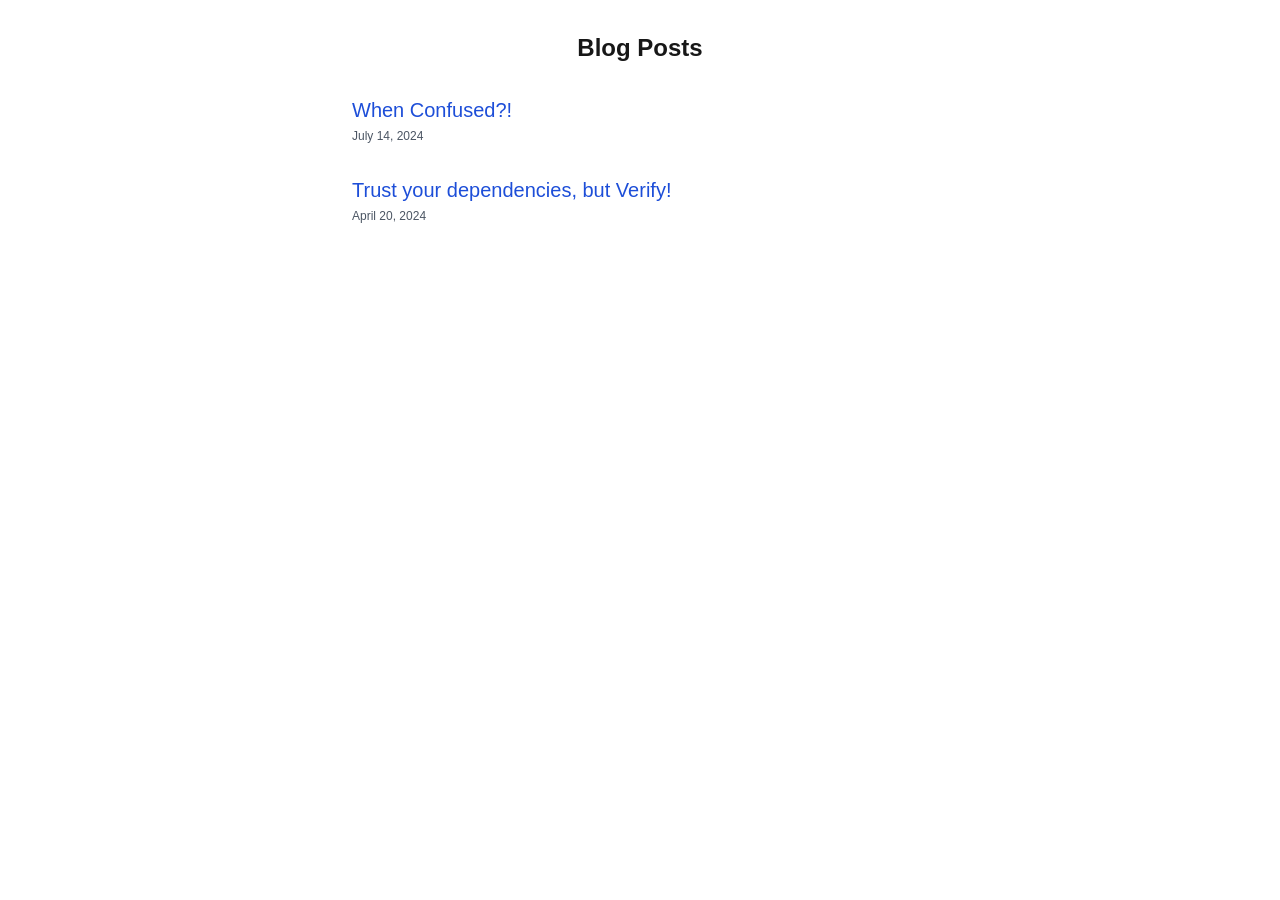
<file: index.html>
<!DOCTYPE html><html lang="en"><head><meta charSet="utf-8"/><meta name="viewport" content="width=device-width, initial-scale=1"/><link rel="stylesheet" href="/_next/static/css/c0c73e25285197d0.css" data-precedence="next"/><link rel="preload" as="script" fetchPriority="low" href="/_next/static/chunks/webpack-d9a4a9652bc05b48.js"/><script src="/_next/static/chunks/fd9d1056-aa94ea5c2eabf904.js" async=""></script><script src="/_next/static/chunks/117-cf4f55719eda9510.js" async=""></script><script src="/_next/static/chunks/main-app-1211b1bcca45d44d.js" async=""></script><script src="/_next/static/chunks/972-410cdd04c5bef13f.js" async=""></script><script src="/_next/static/chunks/app/page-ab0b19bcefe75104.js" async=""></script><title>Siddhant Tandon</title><meta name="description" content="JVM lover☕️❤️
Space Enthusiast 🚀
Amateur chef 👨🏽‍🍳"/><link rel="apple-touch-icon" href="/apple-touch-icon.png" sizes="180x180"/><link rel="icon" href="/favicon-16x16.png" type="image/png" sizes="16x16"/><link rel="icon" href="/favicon-32x32.png" type="image/png" sizes="32x32"/><script src="/_next/static/chunks/polyfills-42372ed130431b0a.js" noModule=""></script></head><body class="roboto-regular antialiased"><div class="mx-auto max-w-xl py-8"><h1 class="mb-8 text-center text-2xl font-black">Blog Posts</h1><div class="mb-8"><h2 class="mb-1 text-xl"><a class="text-blue-700 hover:text-blue-900 dark:text-blue-400" href="/posts/post-002-when-confused">When Confused?!</a></h2><time dateTime="2024-07-14T00:00:00.000Z" class="mb-2 block text-xs text-gray-600">July 14, 2024</time></div><div class="mb-8"><h2 class="mb-1 text-xl"><a class="text-blue-700 hover:text-blue-900 dark:text-blue-400" href="/posts/post-001-trust-your-dependencies-but-verify">Trust your dependencies, but Verify!</a></h2><time dateTime="2024-04-20T00:00:00.000Z" class="mb-2 block text-xs text-gray-600">April 20, 2024</time></div></div><script src="/_next/static/chunks/webpack-d9a4a9652bc05b48.js" async=""></script><script>(self.__next_f=self.__next_f||[]).push([0]);self.__next_f.push([2,null])</script><script>self.__next_f.push([1,"1:HL[\"/_next/static/css/c0c73e25285197d0.css\",\"style\"]\n"])</script><script>self.__next_f.push([1,"2:I[2846,[],\"\"]\n4:I[2972,[\"972\",\"static/chunks/972-410cdd04c5bef13f.js\",\"931\",\"static/chunks/app/page-ab0b19bcefe75104.js\"],\"\"]\n5:I[4707,[],\"\"]\n6:I[6423,[],\"\"]\n8:I[1060,[],\"\"]\n9:[]\n"])</script><script>self.__next_f.push([1,"0:[\"$\",\"$L2\",null,{\"buildId\":\"48FNKJD_vZk8DmDnHv0v_\",\"assetPrefix\":\"\",\"urlParts\":[\"\",\"\"],\"initialTree\":[\"\",{\"children\":[\"__PAGE__\",{}]},\"$undefined\",\"$undefined\",true],\"initialSeedData\":[\"\",{\"children\":[\"__PAGE__\",{},[[\"$L3\",[\"$\",\"div\",null,{\"className\":\"mx-auto max-w-xl py-8\",\"children\":[[\"$\",\"h1\",null,{\"className\":\"mb-8 text-center text-2xl font-black\",\"children\":\"Blog Posts\"}],[[\"$\",\"div\",null,{\"className\":\"mb-8\",\"children\":[[\"$\",\"h2\",null,{\"className\":\"mb-1 text-xl\",\"children\":[\"$\",\"$L4\",null,{\"href\":\"/posts/post-002-when-confused\",\"className\":\"text-blue-700 hover:text-blue-900 dark:text-blue-400\",\"children\":\"When Confused?!\"}]}],[\"$\",\"time\",null,{\"dateTime\":\"2024-07-14T00:00:00.000Z\",\"className\":\"mb-2 block text-xs text-gray-600\",\"children\":\"July 14, 2024\"}]]}],[\"$\",\"div\",null,{\"className\":\"mb-8\",\"children\":[[\"$\",\"h2\",null,{\"className\":\"mb-1 text-xl\",\"children\":[\"$\",\"$L4\",null,{\"href\":\"/posts/post-001-trust-your-dependencies-but-verify\",\"className\":\"text-blue-700 hover:text-blue-900 dark:text-blue-400\",\"children\":\"Trust your dependencies, but Verify!\"}]}],[\"$\",\"time\",null,{\"dateTime\":\"2024-04-20T00:00:00.000Z\",\"className\":\"mb-2 block text-xs text-gray-600\",\"children\":\"April 20, 2024\"}]]}]]]}],null],null],null]},[[[[\"$\",\"link\",\"0\",{\"rel\":\"stylesheet\",\"href\":\"/_next/static/css/c0c73e25285197d0.css\",\"precedence\":\"next\",\"crossOrigin\":\"$undefined\"}]],[\"$\",\"html\",null,{\"lang\":\"en\",\"children\":[null,[\"$\",\"body\",null,{\"className\":\"roboto-regular antialiased\",\"children\":[\"$\",\"$L5\",null,{\"parallelRouterKey\":\"children\",\"segmentPath\":[\"children\"],\"error\":\"$undefined\",\"errorStyles\":\"$undefined\",\"errorScripts\":\"$undefined\",\"template\":[\"$\",\"$L6\",null,{}],\"templateStyles\":\"$undefined\",\"templateScripts\":\"$undefined\",\"notFound\":[[\"$\",\"title\",null,{\"children\":\"404: This page could not be found.\"}],[\"$\",\"div\",null,{\"style\":{\"fontFamily\":\"system-ui,\\\"Segoe UI\\\",Roboto,Helvetica,Arial,sans-serif,\\\"Apple Color Emoji\\\",\\\"Segoe UI Emoji\\\"\",\"height\":\"100vh\",\"textAlign\":\"center\",\"display\":\"flex\",\"flexDirection\":\"column\",\"alignItems\":\"center\",\"justifyContent\":\"center\"},\"children\":[\"$\",\"div\",null,{\"children\":[[\"$\",\"style\",null,{\"dangerouslySetInnerHTML\":{\"__html\":\"body{color:#000;background:#fff;margin:0}.next-error-h1{border-right:1px solid rgba(0,0,0,.3)}@media (prefers-color-scheme:dark){body{color:#fff;background:#000}.next-error-h1{border-right:1px solid rgba(255,255,255,.3)}}\"}}],[\"$\",\"h1\",null,{\"className\":\"next-error-h1\",\"style\":{\"display\":\"inline-block\",\"margin\":\"0 20px 0 0\",\"padding\":\"0 23px 0 0\",\"fontSize\":24,\"fontWeight\":500,\"verticalAlign\":\"top\",\"lineHeight\":\"49px\"},\"children\":\"404\"}],[\"$\",\"div\",null,{\"style\":{\"display\":\"inline-block\"},\"children\":[\"$\",\"h2\",null,{\"style\":{\"fontSize\":14,\"fontWeight\":400,\"lineHeight\":\"49px\",\"margin\":0},\"children\":\"This page could not be found.\"}]}]]}]}]],\"notFoundStyles\":[]}]}]]}]],null],null],\"couldBeIntercepted\":false,\"initialHead\":[null,\"$L7\"],\"globalErrorComponent\":\"$8\",\"missingSlots\":\"$W9\"}]\n"])</script><script>self.__next_f.push([1,"7:[[\"$\",\"meta\",\"0\",{\"name\":\"viewport\",\"content\":\"width=device-width, initial-scale=1\"}],[\"$\",\"meta\",\"1\",{\"charSet\":\"utf-8\"}],[\"$\",\"title\",\"2\",{\"children\":\"Siddhant Tandon\"}],[\"$\",\"meta\",\"3\",{\"name\":\"description\",\"content\":\"JVM lover☕️❤️\\nSpace Enthusiast 🚀\\nAmateur chef 👨🏽‍🍳\"}],[\"$\",\"link\",\"4\",{\"rel\":\"apple-touch-icon\",\"href\":\"/apple-touch-icon.png\",\"sizes\":\"180x180\"}],[\"$\",\"link\",\"5\",{\"rel\":\"icon\",\"href\":\"/favicon-16x16.png\",\"type\":\"image/png\",\"sizes\":\"16x16\"}],[\"$\",\"link\",\"6\",{\"rel\":\"icon\",\"href\":\"/favicon-32x32.png\",\"type\":\"image/png\",\"sizes\":\"32x32\"}]]\n3:null\n"])</script></body></html>
</file>
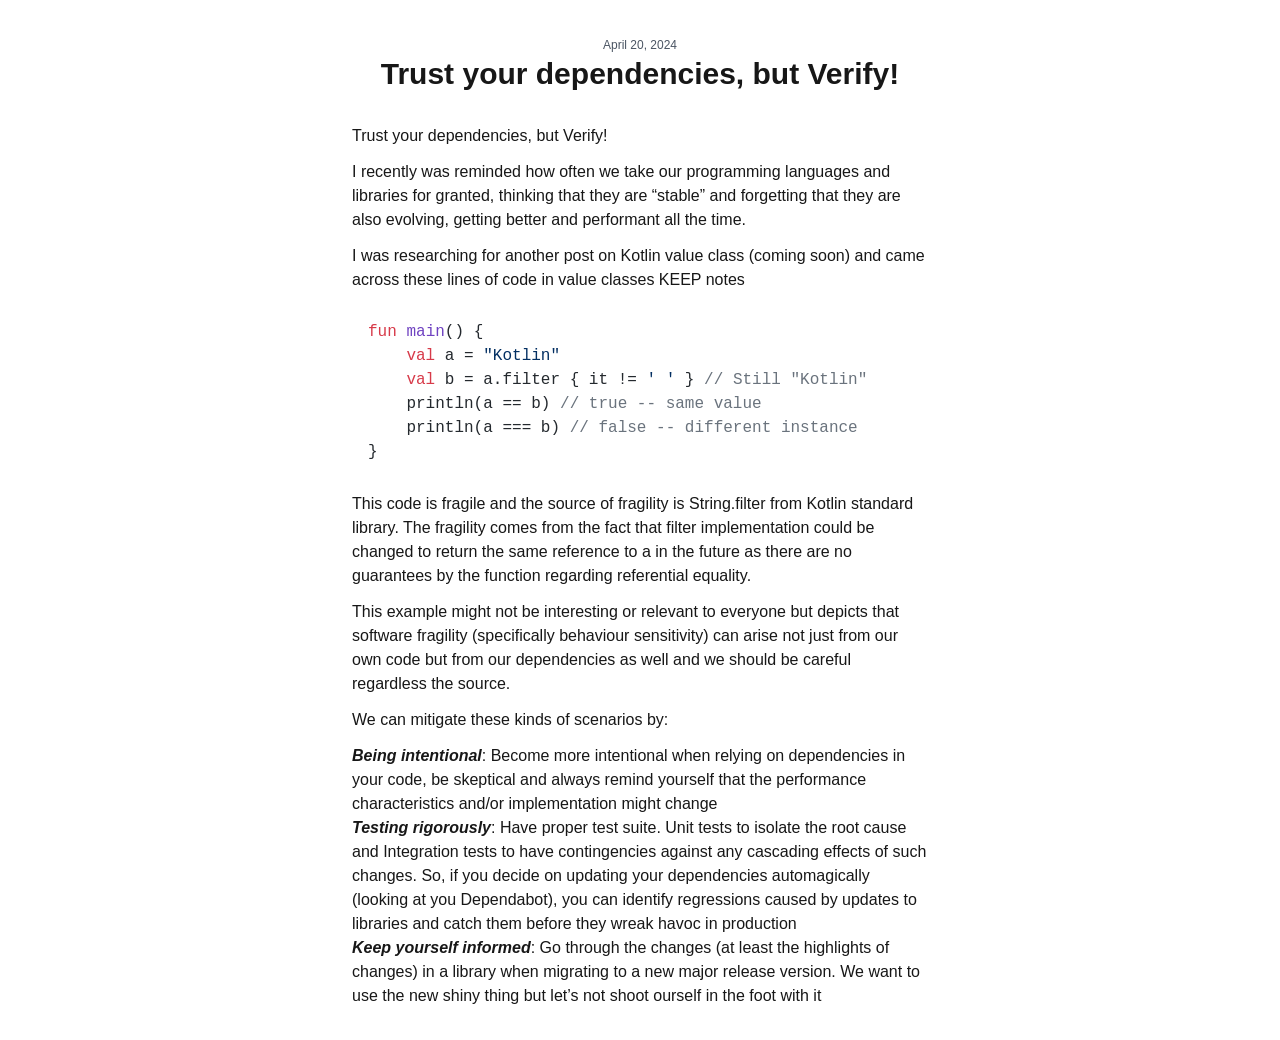
<file: posts/post-001-trust-your-dependencies-but-verify.html>
<!DOCTYPE html><html lang="en"><head><meta charSet="utf-8"/><meta name="viewport" content="width=device-width, initial-scale=1"/><link rel="stylesheet" href="/_next/static/css/c0c73e25285197d0.css" data-precedence="next"/><link rel="preload" as="script" fetchPriority="low" href="/_next/static/chunks/webpack-d9a4a9652bc05b48.js"/><script src="/_next/static/chunks/fd9d1056-aa94ea5c2eabf904.js" async=""></script><script src="/_next/static/chunks/117-cf4f55719eda9510.js" async=""></script><script src="/_next/static/chunks/main-app-1211b1bcca45d44d.js" async=""></script><title>Trust your dependencies, but Verify!</title><meta name="description" content="JVM lover☕️❤️
Space Enthusiast 🚀
Amateur chef 👨🏽‍🍳"/><link rel="apple-touch-icon" href="/apple-touch-icon.png" sizes="180x180"/><link rel="icon" href="/favicon-16x16.png" type="image/png" sizes="16x16"/><link rel="icon" href="/favicon-32x32.png" type="image/png" sizes="32x32"/><script src="/_next/static/chunks/polyfills-42372ed130431b0a.js" noModule=""></script></head><body class="roboto-regular antialiased"><article class="mx-auto max-w-xl py-8"><div class="mb-8 text-center"><time dateTime="2024-04-20T00:00:00.000Z" class="mb-1 text-xs text-gray-600">April 20, 2024</time><h1 class="text-3xl font-bold">Trust your dependencies, but Verify!</h1></div><div class="[&amp;&gt;*]:mb-3 [&amp;&gt;*:last-child]:mb-0"><h1>Trust your dependencies, but Verify!</h1>
<p>I recently was reminded how often we take our programming languages and libraries for granted, thinking that they are “stable” and forgetting that they are also evolving, getting better and performant all the time.</p>
<p>I was researching for another post on Kotlin value class (coming soon) and came across these lines of code in <a href="https://github.com/Kotlin/KEEP/blob/master/notes/value-classes.md#introduction">value classes KEEP notes</a></p>
<pre><code class="hljs language-kotlin"><span class="hljs-function"><span class="hljs-keyword">fun</span> <span class="hljs-title">main</span><span class="hljs-params">()</span></span> {
    <span class="hljs-keyword">val</span> a = <span class="hljs-string">"Kotlin"</span>
    <span class="hljs-keyword">val</span> b = a.filter { it != <span class="hljs-string">' '</span> } <span class="hljs-comment">// Still "Kotlin"</span>
    println(a == b) <span class="hljs-comment">// true -- same value</span>
    println(a === b) <span class="hljs-comment">// false -- different instance</span>
}
</code></pre>
<p>This code is fragile and the source of fragility is String.filter from Kotlin standard library. The fragility comes from the fact that filter implementation could be changed to return the same reference to a in the future as there are no guarantees by the function regarding referential equality.</p>
<p>This example might not be interesting or relevant to everyone but depicts that software fragility (specifically behaviour sensitivity) can arise not just from our own code but from our dependencies as well and we should be careful regardless the source.</p>
<p>We can mitigate these kinds of scenarios by:</p>
<ol>
<li><strong><em>Being intentional</em></strong>: Become more intentional when relying on dependencies in your code, be skeptical and always remind yourself that the performance characteristics and/or implementation might change</li>
<li><strong><em>Testing rigorously</em></strong>: Have proper test suite. Unit tests to isolate the root cause and Integration tests to have contingencies against any cascading effects of such changes. So, if you decide on updating your dependencies automagically (looking at you Dependabot), you can identify regressions caused by updates to libraries and catch them before they wreak havoc in production</li>
<li><strong><em>Keep yourself informed</em></strong>: Go through the changes (at least the highlights of changes) in a library when migrating to a new major release version. We want to use the new shiny thing but let’s not shoot ourself in the foot with it</li>
</ol></div></article><script src="/_next/static/chunks/webpack-d9a4a9652bc05b48.js" async=""></script><script>(self.__next_f=self.__next_f||[]).push([0]);self.__next_f.push([2,null])</script><script>self.__next_f.push([1,"1:HL[\"/_next/static/css/c0c73e25285197d0.css\",\"style\"]\n"])</script><script>self.__next_f.push([1,"2:I[2846,[],\"\"]\n5:I[4707,[],\"\"]\n7:I[6423,[],\"\"]\n9:I[1060,[],\"\"]\n4:Ta59,"])</script><script>self.__next_f.push([1,"\u003ch1\u003eTrust your dependencies, but Verify!\u003c/h1\u003e\n\u003cp\u003eI recently was reminded how often we take our programming languages and libraries for granted, thinking that they are “stable” and forgetting that they are also evolving, getting better and performant all the time.\u003c/p\u003e\n\u003cp\u003eI was researching for another post on Kotlin value class (coming soon) and came across these lines of code in \u003ca href=\"https://github.com/Kotlin/KEEP/blob/master/notes/value-classes.md#introduction\"\u003evalue classes KEEP notes\u003c/a\u003e\u003c/p\u003e\n\u003cpre\u003e\u003ccode class=\"hljs language-kotlin\"\u003e\u003cspan class=\"hljs-function\"\u003e\u003cspan class=\"hljs-keyword\"\u003efun\u003c/span\u003e \u003cspan class=\"hljs-title\"\u003emain\u003c/span\u003e\u003cspan class=\"hljs-params\"\u003e()\u003c/span\u003e\u003c/span\u003e {\n    \u003cspan class=\"hljs-keyword\"\u003eval\u003c/span\u003e a = \u003cspan class=\"hljs-string\"\u003e\"Kotlin\"\u003c/span\u003e\n    \u003cspan class=\"hljs-keyword\"\u003eval\u003c/span\u003e b = a.filter { it != \u003cspan class=\"hljs-string\"\u003e' '\u003c/span\u003e } \u003cspan class=\"hljs-comment\"\u003e// Still \"Kotlin\"\u003c/span\u003e\n    println(a == b) \u003cspan class=\"hljs-comment\"\u003e// true -- same value\u003c/span\u003e\n    println(a === b) \u003cspan class=\"hljs-comment\"\u003e// false -- different instance\u003c/span\u003e\n}\n\u003c/code\u003e\u003c/pre\u003e\n\u003cp\u003eThis code is fragile and the source of fragility is String.filter from Kotlin standard library. The fragility comes from the fact that filter implementation could be changed to return the same reference to a in the future as there are no guarantees by the function regarding referential equality.\u003c/p\u003e\n\u003cp\u003eThis example might not be interesting or relevant to everyone but depicts that software fragility (specifically behaviour sensitivity) can arise not just from our own code but from our dependencies as well and we should be careful regardless the source.\u003c/p\u003e\n\u003cp\u003eWe can mitigate these kinds of scenarios by:\u003c/p\u003e\n\u003col\u003e\n\u003cli\u003e\u003cstrong\u003e\u003cem\u003eBeing intentional\u003c/em\u003e\u003c/strong\u003e: Become more intentional when relying on dependencies in your code, be skeptical and always remind yourself that the performance characteristics and/or implementation might change\u003c/li\u003e\n\u003cli\u003e\u003cstrong\u003e\u003cem\u003eTesting rigorously\u003c/em\u003e\u003c/strong\u003e: Have proper test suite. Unit tests to isolate the root cause and Integration tests to have contingencies against any cascading effects of such changes. So, if you decide on updating your dependencies automagically (looking at you Dependabot), you can identify regressions caused by updates to libraries and catch them before they wreak havoc in production\u003c/li\u003e\n\u003cli\u003e\u003cstrong\u003e\u003cem\u003eKeep yourself informed\u003c/em\u003e\u003c/strong\u003e: Go through the changes (at least the highlights of changes) in a library when migrating to a new major release version. We want to use the new shiny thing but let’s not shoot ourself in the foot with it\u003c/li\u003e\n\u003c/ol\u003e"])</script><script>self.__next_f.push([1,"6:[\"slug\",\"post-001-trust-your-dependencies-but-verify\",\"d\"]\na:[]\n"])</script><script>self.__next_f.push([1,"0:[\"$\",\"$L2\",null,{\"buildId\":\"48FNKJD_vZk8DmDnHv0v_\",\"assetPrefix\":\"\",\"urlParts\":[\"\",\"posts\",\"post-001-trust-your-dependencies-but-verify\"],\"initialTree\":[\"\",{\"children\":[\"posts\",{\"children\":[[\"slug\",\"post-001-trust-your-dependencies-but-verify\",\"d\"],{\"children\":[\"__PAGE__?{\\\"slug\\\":\\\"post-001-trust-your-dependencies-but-verify\\\"}\",{}]}]}]},\"$undefined\",\"$undefined\",true],\"initialSeedData\":[\"\",{\"children\":[\"posts\",{\"children\":[[\"slug\",\"post-001-trust-your-dependencies-but-verify\",\"d\"],{\"children\":[\"__PAGE__\",{},[[\"$L3\",[\"$\",\"article\",null,{\"className\":\"mx-auto max-w-xl py-8\",\"children\":[[\"$\",\"div\",null,{\"className\":\"mb-8 text-center\",\"children\":[[\"$\",\"time\",null,{\"dateTime\":\"2024-04-20T00:00:00.000Z\",\"className\":\"mb-1 text-xs text-gray-600\",\"children\":\"April 20, 2024\"}],[\"$\",\"h1\",null,{\"className\":\"text-3xl font-bold\",\"children\":\"Trust your dependencies, but Verify!\"}]]}],[\"$\",\"div\",null,{\"className\":\"[\u0026\u003e*]:mb-3 [\u0026\u003e*:last-child]:mb-0\",\"dangerouslySetInnerHTML\":{\"__html\":\"$4\"}}]]}],null],null],null]},[null,[\"$\",\"$L5\",null,{\"parallelRouterKey\":\"children\",\"segmentPath\":[\"children\",\"posts\",\"children\",\"$6\",\"children\"],\"error\":\"$undefined\",\"errorStyles\":\"$undefined\",\"errorScripts\":\"$undefined\",\"template\":[\"$\",\"$L7\",null,{}],\"templateStyles\":\"$undefined\",\"templateScripts\":\"$undefined\",\"notFound\":\"$undefined\",\"notFoundStyles\":\"$undefined\"}]],null]},[null,[\"$\",\"$L5\",null,{\"parallelRouterKey\":\"children\",\"segmentPath\":[\"children\",\"posts\",\"children\"],\"error\":\"$undefined\",\"errorStyles\":\"$undefined\",\"errorScripts\":\"$undefined\",\"template\":[\"$\",\"$L7\",null,{}],\"templateStyles\":\"$undefined\",\"templateScripts\":\"$undefined\",\"notFound\":\"$undefined\",\"notFoundStyles\":\"$undefined\"}]],null]},[[[[\"$\",\"link\",\"0\",{\"rel\":\"stylesheet\",\"href\":\"/_next/static/css/c0c73e25285197d0.css\",\"precedence\":\"next\",\"crossOrigin\":\"$undefined\"}]],[\"$\",\"html\",null,{\"lang\":\"en\",\"children\":[null,[\"$\",\"body\",null,{\"className\":\"roboto-regular antialiased\",\"children\":[\"$\",\"$L5\",null,{\"parallelRouterKey\":\"children\",\"segmentPath\":[\"children\"],\"error\":\"$undefined\",\"errorStyles\":\"$undefined\",\"errorScripts\":\"$undefined\",\"template\":[\"$\",\"$L7\",null,{}],\"templateStyles\":\"$undefined\",\"templateScripts\":\"$undefined\",\"notFound\":[[\"$\",\"title\",null,{\"children\":\"404: This page could not be found.\"}],[\"$\",\"div\",null,{\"style\":{\"fontFamily\":\"system-ui,\\\"Segoe UI\\\",Roboto,Helvetica,Arial,sans-serif,\\\"Apple Color Emoji\\\",\\\"Segoe UI Emoji\\\"\",\"height\":\"100vh\",\"textAlign\":\"center\",\"display\":\"flex\",\"flexDirection\":\"column\",\"alignItems\":\"center\",\"justifyContent\":\"center\"},\"children\":[\"$\",\"div\",null,{\"children\":[[\"$\",\"style\",null,{\"dangerouslySetInnerHTML\":{\"__html\":\"body{color:#000;background:#fff;margin:0}.next-error-h1{border-right:1px solid rgba(0,0,0,.3)}@media (prefers-color-scheme:dark){body{color:#fff;background:#000}.next-error-h1{border-right:1px solid rgba(255,255,255,.3)}}\"}}],[\"$\",\"h1\",null,{\"className\":\"next-error-h1\",\"style\":{\"display\":\"inline-block\",\"margin\":\"0 20px 0 0\",\"padding\":\"0 23px 0 0\",\"fontSize\":24,\"fontWeight\":500,\"verticalAlign\":\"top\",\"lineHeight\":\"49px\"},\"children\":\"404\"}],[\"$\",\"div\",null,{\"style\":{\"display\":\"inline-block\"},\"children\":[\"$\",\"h2\",null,{\"style\":{\"fontSize\":14,\"fontWeight\":400,\"lineHeight\":\"49px\",\"margin\":0},\"children\":\"This page could not be found.\"}]}]]}]}]],\"notFoundStyles\":[]}]}]]}]],null],null],\"couldBeIntercepted\":false,\"initialHead\":[null,\"$L8\"],\"globalErrorComponent\":\"$9\",\"missingSlots\":\"$Wa\"}]\n"])</script><script>self.__next_f.push([1,"8:[[\"$\",\"meta\",\"0\",{\"name\":\"viewport\",\"content\":\"width=device-width, initial-scale=1\"}],[\"$\",\"meta\",\"1\",{\"charSet\":\"utf-8\"}],[\"$\",\"title\",\"2\",{\"children\":\"Trust your dependencies, but Verify!\"}],[\"$\",\"meta\",\"3\",{\"name\":\"description\",\"content\":\"JVM lover☕️❤️\\nSpace Enthusiast 🚀\\nAmateur chef 👨🏽‍🍳\"}],[\"$\",\"link\",\"4\",{\"rel\":\"apple-touch-icon\",\"href\":\"/apple-touch-icon.png\",\"sizes\":\"180x180\"}],[\"$\",\"link\",\"5\",{\"rel\":\"icon\",\"href\":\"/favicon-16x16.png\",\"type\":\"image/png\",\"sizes\":\"16x16\"}],[\"$\",\"link\",\"6\",{\"rel\":\"icon\",\"href\":\"/favicon-32x32.png\",\"type\":\"image/png\",\"sizes\":\"32x32\"}]]\n3:null\n"])</script></body></html>
</file>
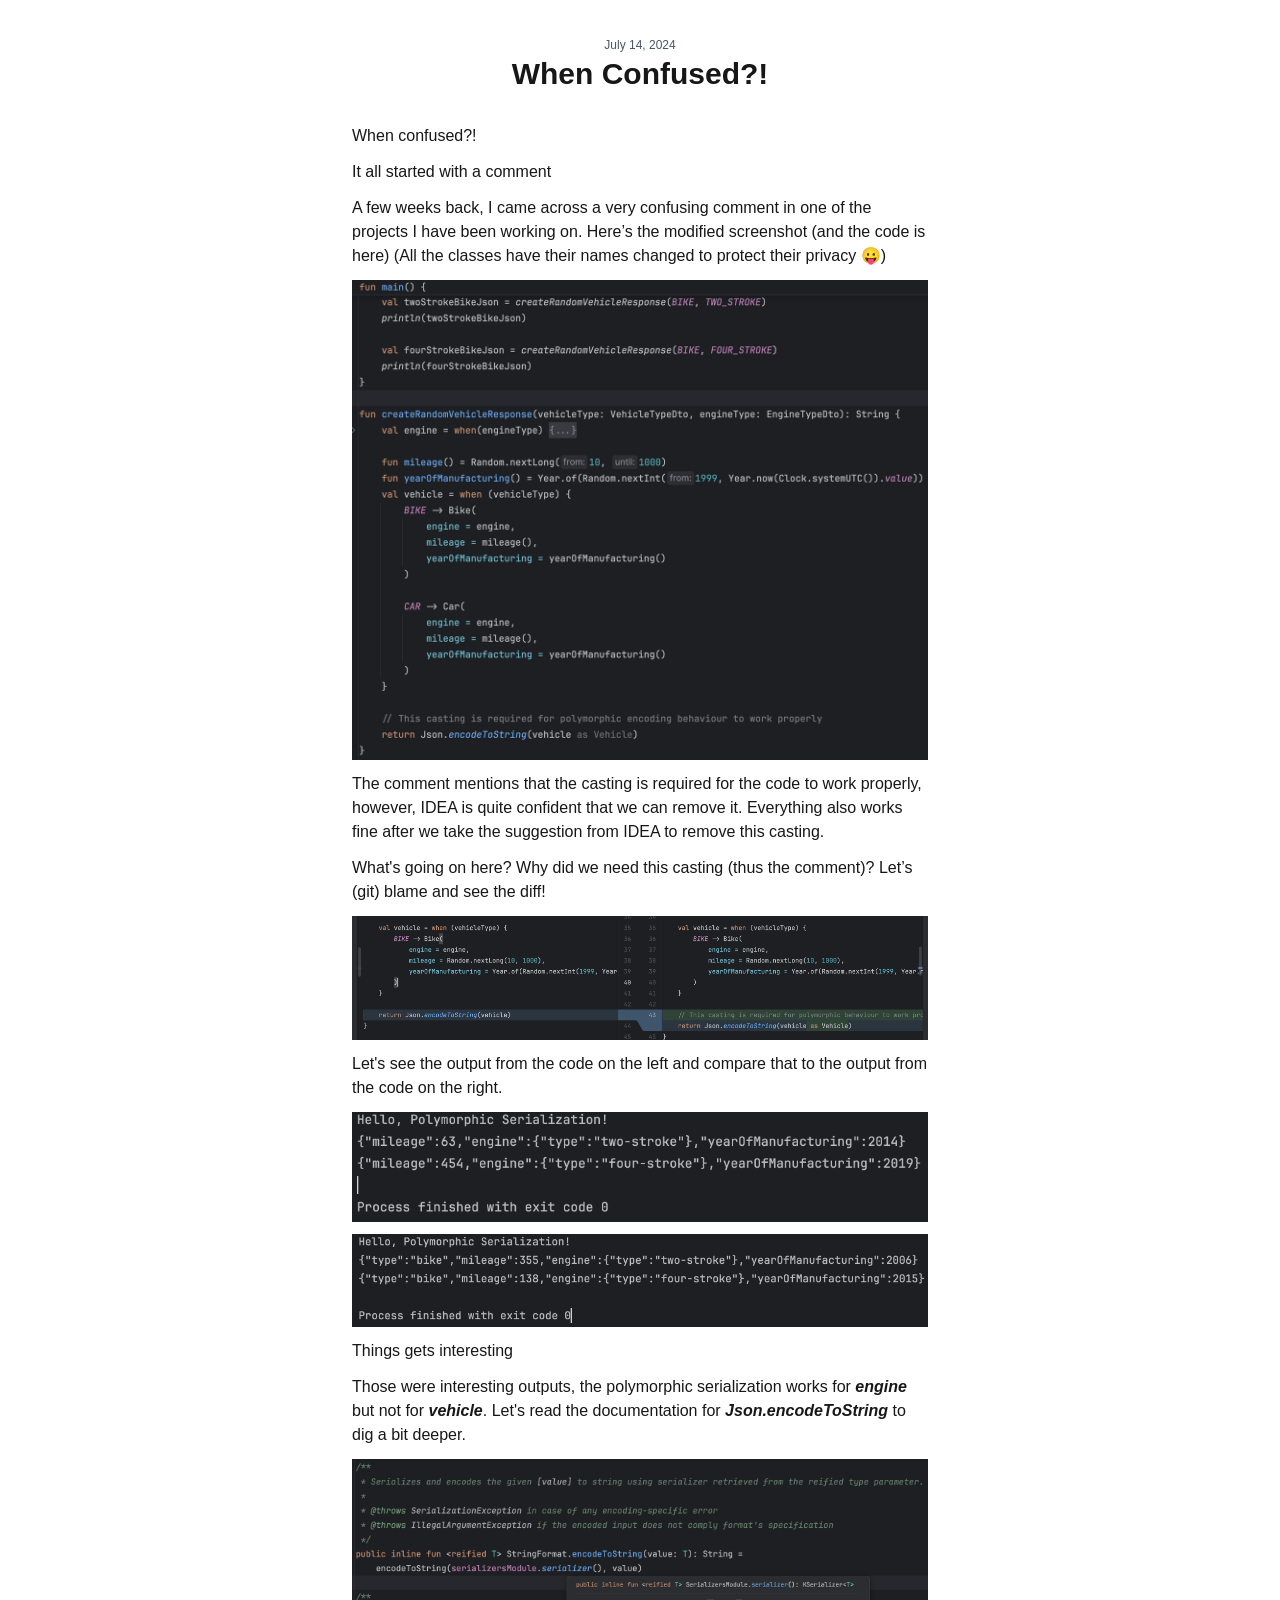
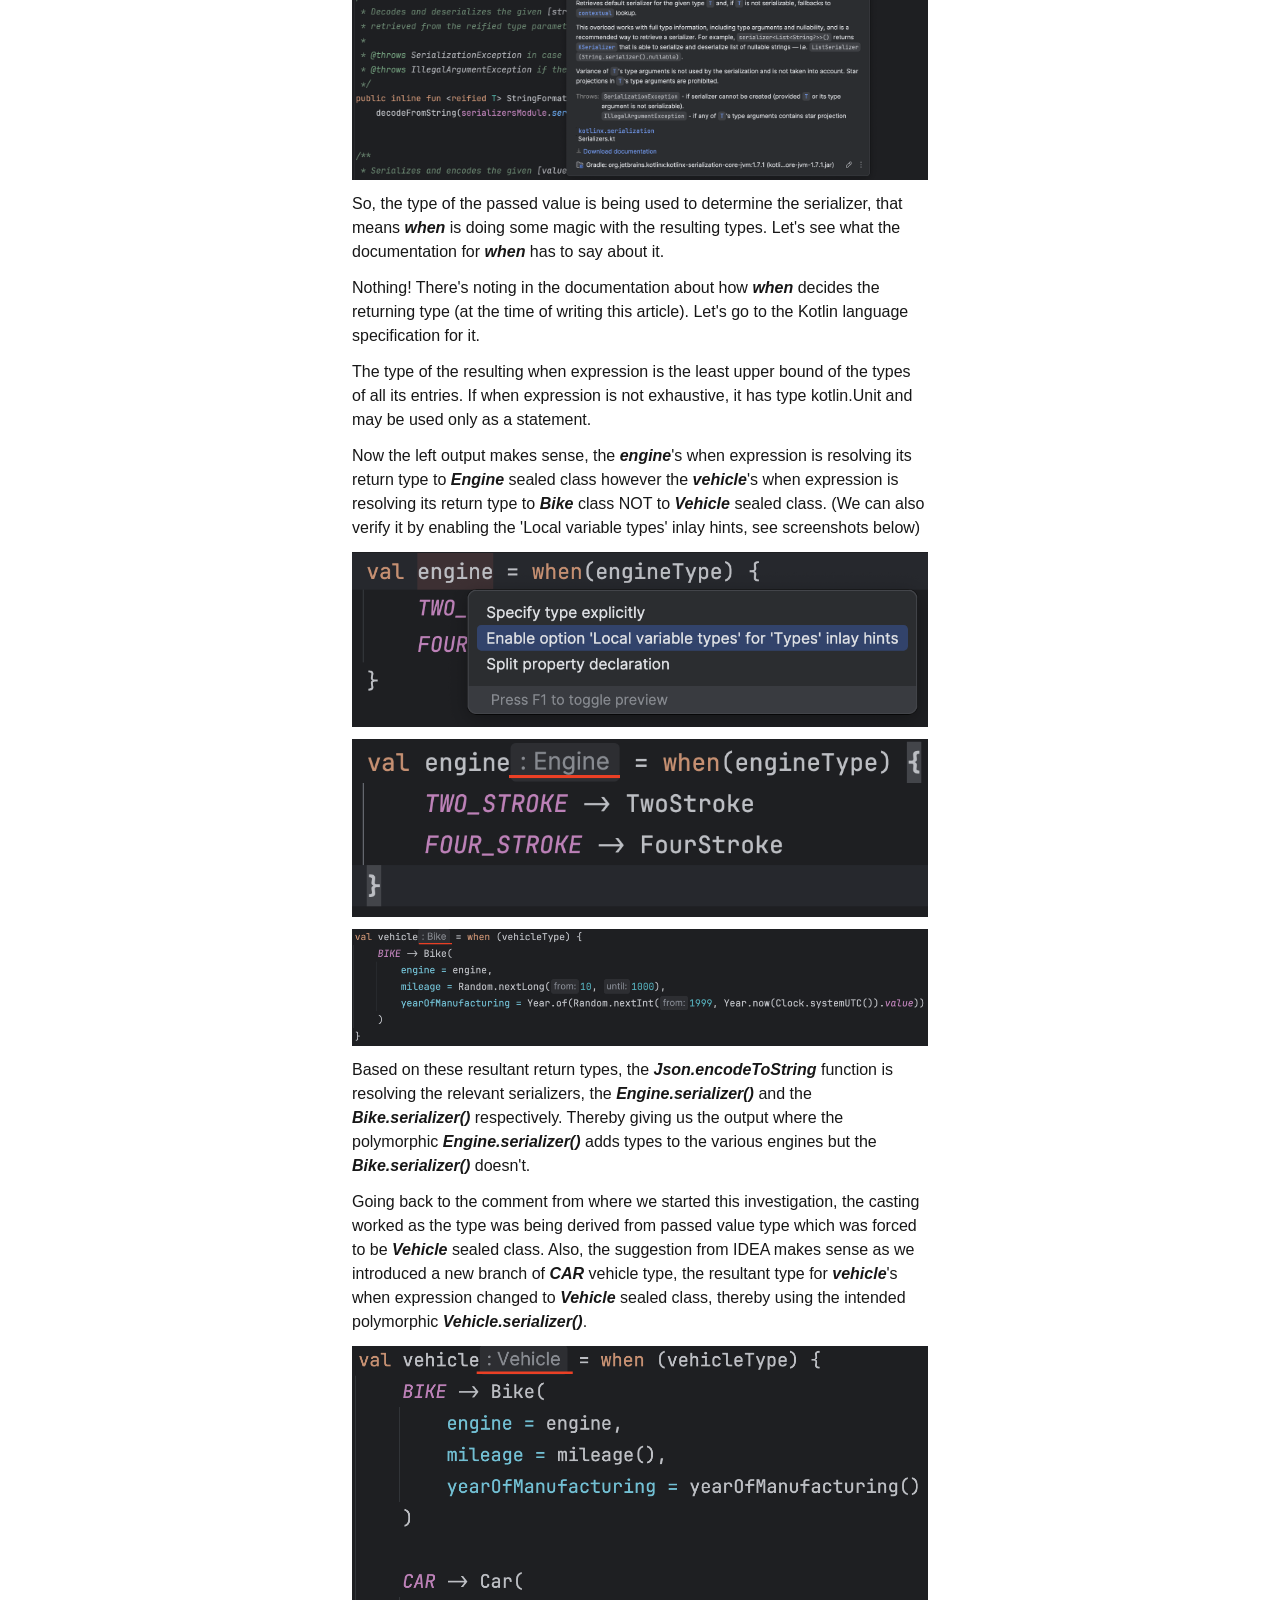
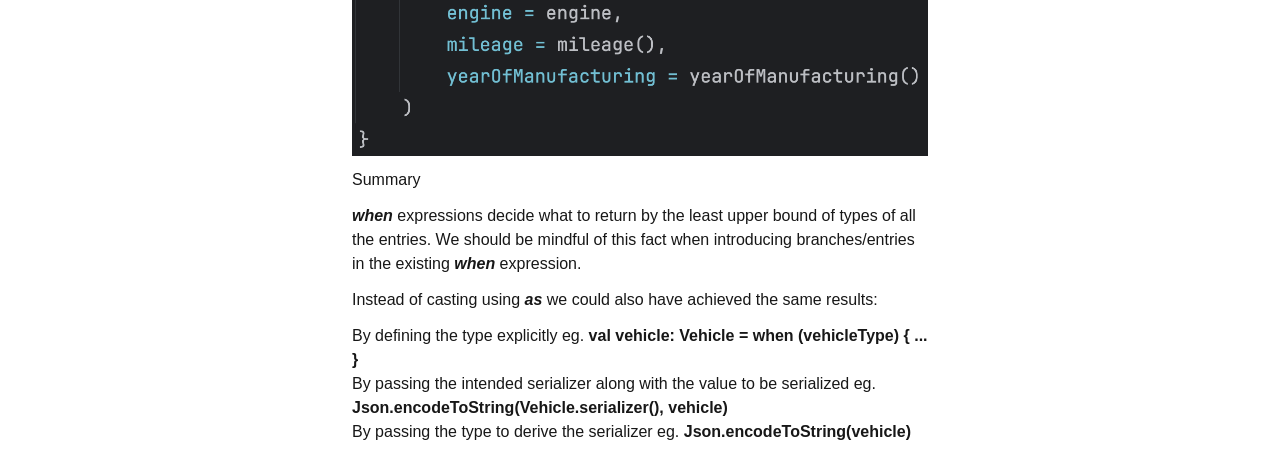
<file: posts/post-002-when-confused.html>
<!DOCTYPE html><html lang="en"><head><meta charSet="utf-8"/><meta name="viewport" content="width=device-width, initial-scale=1"/><link rel="stylesheet" href="/_next/static/css/c0c73e25285197d0.css" data-precedence="next"/><link rel="preload" as="script" fetchPriority="low" href="/_next/static/chunks/webpack-d9a4a9652bc05b48.js"/><script src="/_next/static/chunks/fd9d1056-aa94ea5c2eabf904.js" async=""></script><script src="/_next/static/chunks/117-cf4f55719eda9510.js" async=""></script><script src="/_next/static/chunks/main-app-1211b1bcca45d44d.js" async=""></script><title>When Confused?!</title><meta name="description" content="JVM lover☕️❤️
Space Enthusiast 🚀
Amateur chef 👨🏽‍🍳"/><link rel="apple-touch-icon" href="/apple-touch-icon.png" sizes="180x180"/><link rel="icon" href="/favicon-16x16.png" type="image/png" sizes="16x16"/><link rel="icon" href="/favicon-32x32.png" type="image/png" sizes="32x32"/><script src="/_next/static/chunks/polyfills-42372ed130431b0a.js" noModule=""></script></head><body class="roboto-regular antialiased"><article class="mx-auto max-w-xl py-8"><div class="mb-8 text-center"><time dateTime="2024-07-14T00:00:00.000Z" class="mb-1 text-xs text-gray-600">July 14, 2024</time><h1 class="text-3xl font-bold">When Confused?!</h1></div><div class="[&amp;&gt;*]:mb-3 [&amp;&gt;*:last-child]:mb-0"><h1>When confused?!</h1>
<h3>It all started with a comment</h3>
<p>A few weeks back, I came across a very confusing comment in one of the projects I have been working on. Here’s the modified screenshot (and the code is <a href="https://github.com/cmxiv/kotlin-playground/blob/polymorphic-serialization/src/main/kotlin/Main.kt">here</a>) (All the classes have their names changed to protect their privacy 😛)</p>
<p><img src="/images/creating_random_vehicle.png" alt="" title="Creating Random Vehicle"></p>
<p>The comment mentions that the casting is required for the code to work properly, however, IDEA is quite confident that we can remove it. Everything also works fine after we take the suggestion from IDEA to remove this casting.</p>
<p>What's going on here? Why did we need this casting (thus the comment)? Let’s (git) blame and see the diff!</p>
<p><img src="/images/the_mystifying_comment.png" alt="" title="The Mystifying Comment"></p>
<p>Let's see the output from <a href="https://github.com/cmxiv/kotlin-playground/blob/d9c04b2b7736c78fbc2e0461f2e62d76af3270ef/src/main/kotlin/Main.kt">the code on the left</a> and compare that to the output from <a href="https://github.com/cmxiv/kotlin-playground/blob/bb88f462624e76aa1790548a218133f6a9441175/src/main/kotlin/Main.kt">the code on the right</a>.</p>
<p><img src="/images/output_left_no_types.png" alt="" title="Output left: no type(s)!"></p>
<p><img src="/images/output_right_yay_types.png" alt="" title="Output right: Yay, type(s)!"></p>
<h3>Things gets interesting</h3>
<p>Those were interesting outputs, the polymorphic serialization works for <strong><em>engine</em></strong> but not for <strong><em>vehicle</em></strong>. Let's read the documentation for <strong><em>Json.encodeToString</em></strong> to dig a bit deeper.</p>
<p><img src="/images/documentation.png" alt="" title="Documentation"></p>
<p>So, the type of the passed value is being used to determine the serializer, that means <strong><em>when</em></strong> is doing some magic with the resulting types. Let's see what the documentation for <strong><em>when</em></strong> has to say about it.</p>
<p>Nothing! There's noting in <a href="https://kotlinlang.org/docs/control-flow.html#when-expression">the documentation</a> about how <strong><em>when</em></strong> decides the returning type (at the time of writing this article). Let's go to the <a href="https://kotlinlang.org/spec/expressions.html#when-expressions">Kotlin language specification</a> for it.</p>
<blockquote>
<p>The type of the resulting when expression is the <a href="https://kotlinlang.org/spec/type-system.html#least-upper-bound">least upper bound</a> of the types of all its entries. If when expression is not exhaustive, it has type kotlin.Unit and may be used only as a statement.</p>
</blockquote>
<p>Now the left output makes sense, the <strong><em>engine</em></strong>'s when expression is resolving its return type to <strong><em>Engine</em></strong> sealed class however the <strong><em>vehicle</em></strong>'s when expression is resolving its return type to <strong><em>Bike</em></strong> class NOT to <strong><em>Vehicle</em></strong> sealed class. (We can also verify it by enabling the 'Local variable types' inlay hints, see screenshots below)</p>
<p><img src="/images/enabling_local_variable_types.png" alt="" title="Enabling local variable types"></p>
<p><img src="/images/type_engine.png" alt="" title="Type: Engine"></p>
<p><img src="/images/type_bike.png" alt="" title="Type: Bike"></p>
<p>Based on these resultant return types, the <strong><em>Json.encodeToString</em></strong> function is resolving the relevant serializers, the <strong><em>Engine.serializer()</em></strong> and the <strong><em>Bike.serializer()</em></strong> respectively. Thereby giving us the output where the polymorphic <strong><em>Engine.serializer()</em></strong> adds types to the various engines but the <strong><em>Bike.serializer()</em></strong> doesn't.</p>
<p>Going back to the comment from where we started this investigation, the casting worked as the type was being derived from passed value type which was forced to be <strong><em>Vehicle</em></strong> sealed class. Also, the suggestion from IDEA makes sense as we introduced a new branch of <strong><em>CAR</em></strong> vehicle type, the resultant type for <strong><em>vehicle</em></strong>'s when expression changed to <strong><em>Vehicle</em></strong> sealed class, thereby using the intended polymorphic <strong><em>Vehicle.serializer()</em></strong>.</p>
<p><img src="/images/type_vehicle.png" alt="" title="Type: Vehicle"></p>
<h3>Summary</h3>
<p><strong><em>when</em></strong> expressions decide what to return by the least upper bound of types of all the entries. We should be mindful of this fact when introducing branches/entries in the existing <strong><em>when</em></strong> expression.</p>
<p>Instead of casting using <strong><em>as</em></strong> we could also have achieved the same results:</p>
<ol>
<li>By defining the type explicitly eg. <strong>val vehicle: Vehicle = when (vehicleType) { ... }</strong></li>
<li>By passing the intended serializer along with the value to be serialized eg. <strong>Json.encodeToString(Vehicle.serializer(), vehicle)</strong></li>
<li>By passing the type to derive the serializer eg. <strong>Json.encodeToString(vehicle)</strong></li>
</ol></div></article><script src="/_next/static/chunks/webpack-d9a4a9652bc05b48.js" async=""></script><script>(self.__next_f=self.__next_f||[]).push([0]);self.__next_f.push([2,null])</script><script>self.__next_f.push([1,"1:HL[\"/_next/static/css/c0c73e25285197d0.css\",\"style\"]\n"])</script><script>self.__next_f.push([1,"2:I[2846,[],\"\"]\n5:I[4707,[],\"\"]\n7:I[6423,[],\"\"]\n9:I[1060,[],\"\"]\n4:T14e9,"])</script><script>self.__next_f.push([1,"\u003ch1\u003eWhen confused?!\u003c/h1\u003e\n\u003ch3\u003eIt all started with a comment\u003c/h3\u003e\n\u003cp\u003eA few weeks back, I came across a very confusing comment in one of the projects I have been working on. Here’s the modified screenshot (and the code is \u003ca href=\"https://github.com/cmxiv/kotlin-playground/blob/polymorphic-serialization/src/main/kotlin/Main.kt\"\u003ehere\u003c/a\u003e) (All the classes have their names changed to protect their privacy 😛)\u003c/p\u003e\n\u003cp\u003e\u003cimg src=\"/images/creating_random_vehicle.png\" alt=\"\" title=\"Creating Random Vehicle\"\u003e\u003c/p\u003e\n\u003cp\u003eThe comment mentions that the casting is required for the code to work properly, however, IDEA is quite confident that we can remove it. Everything also works fine after we take the suggestion from IDEA to remove this casting.\u003c/p\u003e\n\u003cp\u003eWhat's going on here? Why did we need this casting (thus the comment)? Let’s (git) blame and see the diff!\u003c/p\u003e\n\u003cp\u003e\u003cimg src=\"/images/the_mystifying_comment.png\" alt=\"\" title=\"The Mystifying Comment\"\u003e\u003c/p\u003e\n\u003cp\u003eLet's see the output from \u003ca href=\"https://github.com/cmxiv/kotlin-playground/blob/d9c04b2b7736c78fbc2e0461f2e62d76af3270ef/src/main/kotlin/Main.kt\"\u003ethe code on the left\u003c/a\u003e and compare that to the output from \u003ca href=\"https://github.com/cmxiv/kotlin-playground/blob/bb88f462624e76aa1790548a218133f6a9441175/src/main/kotlin/Main.kt\"\u003ethe code on the right\u003c/a\u003e.\u003c/p\u003e\n\u003cp\u003e\u003cimg src=\"/images/output_left_no_types.png\" alt=\"\" title=\"Output left: no type(s)!\"\u003e\u003c/p\u003e\n\u003cp\u003e\u003cimg src=\"/images/output_right_yay_types.png\" alt=\"\" title=\"Output right: Yay, type(s)!\"\u003e\u003c/p\u003e\n\u003ch3\u003eThings gets interesting\u003c/h3\u003e\n\u003cp\u003eThose were interesting outputs, the polymorphic serialization works for \u003cstrong\u003e\u003cem\u003eengine\u003c/em\u003e\u003c/strong\u003e but not for \u003cstrong\u003e\u003cem\u003evehicle\u003c/em\u003e\u003c/strong\u003e. Let's read the documentation for \u003cstrong\u003e\u003cem\u003eJson.encodeToString\u003c/em\u003e\u003c/strong\u003e to dig a bit deeper.\u003c/p\u003e\n\u003cp\u003e\u003cimg src=\"/images/documentation.png\" alt=\"\" title=\"Documentation\"\u003e\u003c/p\u003e\n\u003cp\u003eSo, the type of the passed value is being used to determine the serializer, that means \u003cstrong\u003e\u003cem\u003ewhen\u003c/em\u003e\u003c/strong\u003e is doing some magic with the resulting types. Let's see what the documentation for \u003cstrong\u003e\u003cem\u003ewhen\u003c/em\u003e\u003c/strong\u003e has to say about it.\u003c/p\u003e\n\u003cp\u003eNothing! There's noting in \u003ca href=\"https://kotlinlang.org/docs/control-flow.html#when-expression\"\u003ethe documentation\u003c/a\u003e about how \u003cstrong\u003e\u003cem\u003ewhen\u003c/em\u003e\u003c/strong\u003e decides the returning type (at the time of writing this article). Let's go to the \u003ca href=\"https://kotlinlang.org/spec/expressions.html#when-expressions\"\u003eKotlin language specification\u003c/a\u003e for it.\u003c/p\u003e\n\u003cblockquote\u003e\n\u003cp\u003eThe type of the resulting when expression is the \u003ca href=\"https://kotlinlang.org/spec/type-system.html#least-upper-bound\"\u003eleast upper bound\u003c/a\u003e of the types of all its entries. If when expression is not exhaustive, it has type kotlin.Unit and may be used only as a statement.\u003c/p\u003e\n\u003c/blockquote\u003e\n\u003cp\u003eNow the left output makes sense, the \u003cstrong\u003e\u003cem\u003eengine\u003c/em\u003e\u003c/strong\u003e's when expression is resolving its return type to \u003cstrong\u003e\u003cem\u003eEngine\u003c/em\u003e\u003c/strong\u003e sealed class however the \u003cstrong\u003e\u003cem\u003evehicle\u003c/em\u003e\u003c/strong\u003e's when expression is resolving its return type to \u003cstrong\u003e\u003cem\u003eBike\u003c/em\u003e\u003c/strong\u003e class NOT to \u003cstrong\u003e\u003cem\u003eVehicle\u003c/em\u003e\u003c/strong\u003e sealed class. (We can also verify it by enabling the 'Local variable types' inlay hints, see screenshots below)\u003c/p\u003e\n\u003cp\u003e\u003cimg src=\"/images/enabling_local_variable_types.png\" alt=\"\" title=\"Enabling local variable types\"\u003e\u003c/p\u003e\n\u003cp\u003e\u003cimg src=\"/images/type_engine.png\" alt=\"\" title=\"Type: Engine\"\u003e\u003c/p\u003e\n\u003cp\u003e\u003cimg src=\"/images/type_bike.png\" alt=\"\" title=\"Type: Bike\"\u003e\u003c/p\u003e\n\u003cp\u003eBased on these resultant return types, the \u003cstrong\u003e\u003cem\u003eJson.encodeToString\u003c/em\u003e\u003c/strong\u003e function is resolving the relevant serializers, the \u003cstrong\u003e\u003cem\u003eEngine.serializer()\u003c/em\u003e\u003c/strong\u003e and the \u003cstrong\u003e\u003cem\u003eBike.serializer()\u003c/em\u003e\u003c/strong\u003e respectively. Thereby giving us the output where the polymorphic \u003cstrong\u003e\u003cem\u003eEngine.serializer()\u003c/em\u003e\u003c/strong\u003e adds types to the various engines but the \u003cstrong\u003e\u003cem\u003eBike.serializer()\u003c/em\u003e\u003c/strong\u003e doesn't.\u003c/p\u003e\n\u003cp\u003eGoing back to the comment from where we started this investigation, the casting worked as the type was being derived from passed value type which was forced to be \u003cstrong\u003e\u003cem\u003eVehicle\u003c/em\u003e\u003c/strong\u003e sealed class. Also, the suggestion from IDEA makes sense as we introduced a new branch of \u003cstrong\u003e\u003cem\u003eCAR\u003c/em\u003e\u003c/strong\u003e vehicle type, the resultant type for \u003cstrong\u003e\u003cem\u003evehicle\u003c/em\u003e\u003c/strong\u003e's when expression changed to \u003cstrong\u003e\u003cem\u003eVehicle\u003c/em\u003e\u003c/strong\u003e sealed class, thereby using the intended polymorphic \u003cstrong\u003e\u003cem\u003eVehicle.serializer()\u003c/em\u003e\u003c/strong\u003e.\u003c/p\u003e\n\u003cp\u003e\u003cimg src=\"/images/type_vehicle.png\" alt=\"\" title=\"Type: Vehicle\"\u003e\u003c/p\u003e\n\u003ch3\u003eSummary\u003c/h3\u003e\n\u003cp\u003e\u003cstrong\u003e\u003cem\u003ewhen\u003c/em\u003e\u003c/strong\u003e expressions decide what to return by the least upper bound of types of all the entries. We should be mindful of this fact when introducing branches/entries in the existing \u003cstrong\u003e\u003cem\u003ewhen\u003c/em\u003e\u003c/strong\u003e expression.\u003c/p\u003e\n\u003cp\u003eInstead of casting using \u003cstrong\u003e\u003cem\u003eas\u003c/em\u003e\u003c/strong\u003e we could also have achieved the same results:\u003c/p\u003e\n\u003col\u003e\n\u003cli\u003eBy defining the type explicitly eg. \u003cstrong\u003eval vehicle: Vehicle = when (vehicleType) { ... }\u003c/strong\u003e\u003c/li\u003e\n\u003cli\u003eBy passing the intended serializer along with the value to be serialized eg. \u003cstrong\u003eJson.encodeToString(Vehicle.serializer(), vehicle)\u003c/strong\u003e\u003c/li\u003e\n\u003cli\u003eBy passing the type to derive the serializer eg. \u003cstrong\u003eJson.encodeToString(vehicle)\u003c/strong\u003e\u003c/li\u003e\n\u003c/ol\u003e"])</script><script>self.__next_f.push([1,"6:[\"slug\",\"post-002-when-confused\",\"d\"]\na:[]\n"])</script><script>self.__next_f.push([1,"0:[\"$\",\"$L2\",null,{\"buildId\":\"48FNKJD_vZk8DmDnHv0v_\",\"assetPrefix\":\"\",\"urlParts\":[\"\",\"posts\",\"post-002-when-confused\"],\"initialTree\":[\"\",{\"children\":[\"posts\",{\"children\":[[\"slug\",\"post-002-when-confused\",\"d\"],{\"children\":[\"__PAGE__?{\\\"slug\\\":\\\"post-002-when-confused\\\"}\",{}]}]}]},\"$undefined\",\"$undefined\",true],\"initialSeedData\":[\"\",{\"children\":[\"posts\",{\"children\":[[\"slug\",\"post-002-when-confused\",\"d\"],{\"children\":[\"__PAGE__\",{},[[\"$L3\",[\"$\",\"article\",null,{\"className\":\"mx-auto max-w-xl py-8\",\"children\":[[\"$\",\"div\",null,{\"className\":\"mb-8 text-center\",\"children\":[[\"$\",\"time\",null,{\"dateTime\":\"2024-07-14T00:00:00.000Z\",\"className\":\"mb-1 text-xs text-gray-600\",\"children\":\"July 14, 2024\"}],[\"$\",\"h1\",null,{\"className\":\"text-3xl font-bold\",\"children\":\"When Confused?!\"}]]}],[\"$\",\"div\",null,{\"className\":\"[\u0026\u003e*]:mb-3 [\u0026\u003e*:last-child]:mb-0\",\"dangerouslySetInnerHTML\":{\"__html\":\"$4\"}}]]}],null],null],null]},[null,[\"$\",\"$L5\",null,{\"parallelRouterKey\":\"children\",\"segmentPath\":[\"children\",\"posts\",\"children\",\"$6\",\"children\"],\"error\":\"$undefined\",\"errorStyles\":\"$undefined\",\"errorScripts\":\"$undefined\",\"template\":[\"$\",\"$L7\",null,{}],\"templateStyles\":\"$undefined\",\"templateScripts\":\"$undefined\",\"notFound\":\"$undefined\",\"notFoundStyles\":\"$undefined\"}]],null]},[null,[\"$\",\"$L5\",null,{\"parallelRouterKey\":\"children\",\"segmentPath\":[\"children\",\"posts\",\"children\"],\"error\":\"$undefined\",\"errorStyles\":\"$undefined\",\"errorScripts\":\"$undefined\",\"template\":[\"$\",\"$L7\",null,{}],\"templateStyles\":\"$undefined\",\"templateScripts\":\"$undefined\",\"notFound\":\"$undefined\",\"notFoundStyles\":\"$undefined\"}]],null]},[[[[\"$\",\"link\",\"0\",{\"rel\":\"stylesheet\",\"href\":\"/_next/static/css/c0c73e25285197d0.css\",\"precedence\":\"next\",\"crossOrigin\":\"$undefined\"}]],[\"$\",\"html\",null,{\"lang\":\"en\",\"children\":[null,[\"$\",\"body\",null,{\"className\":\"roboto-regular antialiased\",\"children\":[\"$\",\"$L5\",null,{\"parallelRouterKey\":\"children\",\"segmentPath\":[\"children\"],\"error\":\"$undefined\",\"errorStyles\":\"$undefined\",\"errorScripts\":\"$undefined\",\"template\":[\"$\",\"$L7\",null,{}],\"templateStyles\":\"$undefined\",\"templateScripts\":\"$undefined\",\"notFound\":[[\"$\",\"title\",null,{\"children\":\"404: This page could not be found.\"}],[\"$\",\"div\",null,{\"style\":{\"fontFamily\":\"system-ui,\\\"Segoe UI\\\",Roboto,Helvetica,Arial,sans-serif,\\\"Apple Color Emoji\\\",\\\"Segoe UI Emoji\\\"\",\"height\":\"100vh\",\"textAlign\":\"center\",\"display\":\"flex\",\"flexDirection\":\"column\",\"alignItems\":\"center\",\"justifyContent\":\"center\"},\"children\":[\"$\",\"div\",null,{\"children\":[[\"$\",\"style\",null,{\"dangerouslySetInnerHTML\":{\"__html\":\"body{color:#000;background:#fff;margin:0}.next-error-h1{border-right:1px solid rgba(0,0,0,.3)}@media (prefers-color-scheme:dark){body{color:#fff;background:#000}.next-error-h1{border-right:1px solid rgba(255,255,255,.3)}}\"}}],[\"$\",\"h1\",null,{\"className\":\"next-error-h1\",\"style\":{\"display\":\"inline-block\",\"margin\":\"0 20px 0 0\",\"padding\":\"0 23px 0 0\",\"fontSize\":24,\"fontWeight\":500,\"verticalAlign\":\"top\",\"lineHeight\":\"49px\"},\"children\":\"404\"}],[\"$\",\"div\",null,{\"style\":{\"display\":\"inline-block\"},\"children\":[\"$\",\"h2\",null,{\"style\":{\"fontSize\":14,\"fontWeight\":400,\"lineHeight\":\"49px\",\"margin\":0},\"children\":\"This page could not be found.\"}]}]]}]}]],\"notFoundStyles\":[]}]}]]}]],null],null],\"couldBeIntercepted\":false,\"initialHead\":[null,\"$L8\"],\"globalErrorComponent\":\"$9\",\"missingSlots\":\"$Wa\"}]\n"])</script><script>self.__next_f.push([1,"8:[[\"$\",\"meta\",\"0\",{\"name\":\"viewport\",\"content\":\"width=device-width, initial-scale=1\"}],[\"$\",\"meta\",\"1\",{\"charSet\":\"utf-8\"}],[\"$\",\"title\",\"2\",{\"children\":\"When Confused?!\"}],[\"$\",\"meta\",\"3\",{\"name\":\"description\",\"content\":\"JVM lover☕️❤️\\nSpace Enthusiast 🚀\\nAmateur chef 👨🏽‍🍳\"}],[\"$\",\"link\",\"4\",{\"rel\":\"apple-touch-icon\",\"href\":\"/apple-touch-icon.png\",\"sizes\":\"180x180\"}],[\"$\",\"link\",\"5\",{\"rel\":\"icon\",\"href\":\"/favicon-16x16.png\",\"type\":\"image/png\",\"sizes\":\"16x16\"}],[\"$\",\"link\",\"6\",{\"rel\":\"icon\",\"href\":\"/favicon-32x32.png\",\"type\":\"image/png\",\"sizes\":\"32x32\"}]]\n3:null\n"])</script></body></html>
</file>
<file: _next/static/css/c0c73e25285197d0.css>
@media screen{pre code.hljs{display:block;overflow-x:auto;padding:1em}code.hljs{padding:3px 5px}
/*!
  Theme: GitHub
  Description: Light theme as seen on github.com
  Author: github.com
  Maintainer: @Hirse
  Updated: 2021-05-15

  Outdated base version: https://github.com/primer/github-syntax-light
  Current colors taken from GitHub's CSS
*/.hljs{color:#24292e;background:#fff}.hljs-doctag,.hljs-keyword,.hljs-meta .hljs-keyword,.hljs-template-tag,.hljs-template-variable,.hljs-type,.hljs-variable.language_{color:#d73a49}.hljs-title,.hljs-title.class_,.hljs-title.class_.inherited__,.hljs-title.function_{color:#6f42c1}.hljs-attr,.hljs-attribute,.hljs-literal,.hljs-meta,.hljs-number,.hljs-operator,.hljs-selector-attr,.hljs-selector-class,.hljs-selector-id,.hljs-variable{color:#005cc5}.hljs-meta .hljs-string,.hljs-regexp,.hljs-string{color:#032f62}.hljs-built_in,.hljs-symbol{color:#e36209}.hljs-code,.hljs-comment,.hljs-formula{color:#6a737d}.hljs-name,.hljs-quote,.hljs-selector-pseudo,.hljs-selector-tag{color:#22863a}.hljs-subst{color:#24292e}.hljs-section{color:#005cc5;font-weight:700}.hljs-bullet{color:#735c0f}.hljs-emphasis{color:#24292e;font-style:italic}.hljs-strong{color:#24292e;font-weight:700}.hljs-addition{color:#22863a;background-color:#f0fff4}.hljs-deletion{color:#b31d28;background-color:#ffeef0}}@media screen and (prefers-color-scheme:dark){pre code.hljs{display:block;overflow-x:auto;padding:1em}code.hljs{padding:3px 5px}
/*!
  Theme: GitHub Dark
  Description: Dark theme as seen on github.com
  Author: github.com
  Maintainer: @Hirse
  Updated: 2021-05-15

  Outdated base version: https://github.com/primer/github-syntax-dark
  Current colors taken from GitHub's CSS
*/.hljs{color:#c9d1d9;background:#0d1117}.hljs-doctag,.hljs-keyword,.hljs-meta .hljs-keyword,.hljs-template-tag,.hljs-template-variable,.hljs-type,.hljs-variable.language_{color:#ff7b72}.hljs-title,.hljs-title.class_,.hljs-title.class_.inherited__,.hljs-title.function_{color:#d2a8ff}.hljs-attr,.hljs-attribute,.hljs-literal,.hljs-meta,.hljs-number,.hljs-operator,.hljs-selector-attr,.hljs-selector-class,.hljs-selector-id,.hljs-variable{color:#79c0ff}.hljs-meta .hljs-string,.hljs-regexp,.hljs-string{color:#a5d6ff}.hljs-built_in,.hljs-symbol{color:#ffa657}.hljs-code,.hljs-comment,.hljs-formula{color:#8b949e}.hljs-name,.hljs-quote,.hljs-selector-pseudo,.hljs-selector-tag{color:#7ee787}.hljs-subst{color:#c9d1d9}.hljs-section{color:#1f6feb;font-weight:700}.hljs-bullet{color:#f2cc60}.hljs-emphasis{color:#c9d1d9;font-style:italic}.hljs-strong{color:#c9d1d9;font-weight:700}.hljs-addition{color:#aff5b4;background-color:#033a16}.hljs-deletion{color:#ffdcd7;background-color:#67060c}}*,:after,:before{--tw-border-spacing-x:0;--tw-border-spacing-y:0;--tw-translate-x:0;--tw-translate-y:0;--tw-rotate:0;--tw-skew-x:0;--tw-skew-y:0;--tw-scale-x:1;--tw-scale-y:1;--tw-pan-x: ;--tw-pan-y: ;--tw-pinch-zoom: ;--tw-scroll-snap-strictness:proximity;--tw-gradient-from-position: ;--tw-gradient-via-position: ;--tw-gradient-to-position: ;--tw-ordinal: ;--tw-slashed-zero: ;--tw-numeric-figure: ;--tw-numeric-spacing: ;--tw-numeric-fraction: ;--tw-ring-inset: ;--tw-ring-offset-width:0px;--tw-ring-offset-color:#fff;--tw-ring-color:rgba(59,130,246,.5);--tw-ring-offset-shadow:0 0 #0000;--tw-ring-shadow:0 0 #0000;--tw-shadow:0 0 #0000;--tw-shadow-colored:0 0 #0000;--tw-blur: ;--tw-brightness: ;--tw-contrast: ;--tw-grayscale: ;--tw-hue-rotate: ;--tw-invert: ;--tw-saturate: ;--tw-sepia: ;--tw-drop-shadow: ;--tw-backdrop-blur: ;--tw-backdrop-brightness: ;--tw-backdrop-contrast: ;--tw-backdrop-grayscale: ;--tw-backdrop-hue-rotate: ;--tw-backdrop-invert: ;--tw-backdrop-opacity: ;--tw-backdrop-saturate: ;--tw-backdrop-sepia: ;--tw-contain-size: ;--tw-contain-layout: ;--tw-contain-paint: ;--tw-contain-style: }::backdrop{--tw-border-spacing-x:0;--tw-border-spacing-y:0;--tw-translate-x:0;--tw-translate-y:0;--tw-rotate:0;--tw-skew-x:0;--tw-skew-y:0;--tw-scale-x:1;--tw-scale-y:1;--tw-pan-x: ;--tw-pan-y: ;--tw-pinch-zoom: ;--tw-scroll-snap-strictness:proximity;--tw-gradient-from-position: ;--tw-gradient-via-position: ;--tw-gradient-to-position: ;--tw-ordinal: ;--tw-slashed-zero: ;--tw-numeric-figure: ;--tw-numeric-spacing: ;--tw-numeric-fraction: ;--tw-ring-inset: ;--tw-ring-offset-width:0px;--tw-ring-offset-color:#fff;--tw-ring-color:rgba(59,130,246,.5);--tw-ring-offset-shadow:0 0 #0000;--tw-ring-shadow:0 0 #0000;--tw-shadow:0 0 #0000;--tw-shadow-colored:0 0 #0000;--tw-blur: ;--tw-brightness: ;--tw-contrast: ;--tw-grayscale: ;--tw-hue-rotate: ;--tw-invert: ;--tw-saturate: ;--tw-sepia: ;--tw-drop-shadow: ;--tw-backdrop-blur: ;--tw-backdrop-brightness: ;--tw-backdrop-contrast: ;--tw-backdrop-grayscale: ;--tw-backdrop-hue-rotate: ;--tw-backdrop-invert: ;--tw-backdrop-opacity: ;--tw-backdrop-saturate: ;--tw-backdrop-sepia: ;--tw-contain-size: ;--tw-contain-layout: ;--tw-contain-paint: ;--tw-contain-style: }

/*
! tailwindcss v3.4.14 | MIT License | https://tailwindcss.com
*/*,:after,:before{box-sizing:border-box;border:0 solid #e5e7eb}:after,:before{--tw-content:""}:host,html{line-height:1.5;-webkit-text-size-adjust:100%;-moz-tab-size:4;tab-size:4;font-family:ui-sans-serif,system-ui,sans-serif,Apple Color Emoji,Segoe UI Emoji,Segoe UI Symbol,Noto Color Emoji;font-feature-settings:normal;font-variation-settings:normal;-webkit-tap-highlight-color:transparent}body{margin:0;line-height:inherit}hr{height:0;color:inherit;border-top-width:1px}abbr:where([title]){text-decoration:underline dotted}h1,h2,h3,h4,h5,h6{font-size:inherit;font-weight:inherit}a{color:inherit;text-decoration:inherit}b,strong{font-weight:bolder}code,kbd,pre,samp{font-family:ui-monospace,SFMono-Regular,Menlo,Monaco,Consolas,Liberation Mono,Courier New,monospace;font-feature-settings:normal;font-variation-settings:normal;font-size:1em}small{font-size:80%}sub,sup{font-size:75%;line-height:0;position:relative;vertical-align:baseline}sub{bottom:-.25em}sup{top:-.5em}table{text-indent:0;border-color:inherit;border-collapse:collapse}button,input,optgroup,select,textarea{font-family:inherit;font-feature-settings:inherit;font-variation-settings:inherit;font-size:100%;font-weight:inherit;line-height:inherit;letter-spacing:inherit;color:inherit;margin:0;padding:0}button,select{text-transform:none}button,input:where([type=button]),input:where([type=reset]),input:where([type=submit]){-webkit-appearance:button;background-color:transparent;background-image:none}:-moz-focusring{outline:auto}:-moz-ui-invalid{box-shadow:none}progress{vertical-align:baseline}::-webkit-inner-spin-button,::-webkit-outer-spin-button{height:auto}[type=search]{-webkit-appearance:textfield;outline-offset:-2px}::-webkit-search-decoration{-webkit-appearance:none}::-webkit-file-upload-button{-webkit-appearance:button;font:inherit}summary{display:list-item}blockquote,dd,dl,figure,h1,h2,h3,h4,h5,h6,hr,p,pre{margin:0}fieldset{margin:0}fieldset,legend{padding:0}menu,ol,ul{list-style:none;margin:0;padding:0}dialog{padding:0}textarea{resize:vertical}input::placeholder,textarea::placeholder{opacity:1;color:#9ca3af}[role=button],button{cursor:pointer}:disabled{cursor:default}audio,canvas,embed,iframe,img,object,svg,video{display:block;vertical-align:middle}img,video{max-width:100%;height:auto}[hidden]:where(:not([hidden=until-found])){display:none}.mx-auto{margin-left:auto;margin-right:auto}.mb-1{margin-bottom:.25rem}.mb-2{margin-bottom:.5rem}.mb-8{margin-bottom:2rem}.block{display:block}.max-w-xl{max-width:36rem}.py-8{padding-top:2rem;padding-bottom:2rem}.text-center{text-align:center}.text-2xl{font-size:1.5rem;line-height:2rem}.text-3xl{font-size:1.875rem;line-height:2.25rem}.text-xl{font-size:1.25rem;line-height:1.75rem}.text-xs{font-size:.75rem;line-height:1rem}.font-black{font-weight:900}.font-bold{font-weight:700}.text-blue-700{--tw-text-opacity:1;color:rgb(29 78 216/var(--tw-text-opacity))}.text-gray-600{--tw-text-opacity:1;color:rgb(75 85 99/var(--tw-text-opacity))}.antialiased{-webkit-font-smoothing:antialiased;-moz-osx-font-smoothing:grayscale}:root{--background:#fff;--foreground:#171717}@media (prefers-color-scheme:dark){:root{--background:#0a0a0a;--foreground:#ededed}}body{color:var(--foreground);background:var(--background);font-family:Arial,Helvetica,sans-serif}.roboto-thin{font-weight:100}.roboto-light,.roboto-thin{font-family:Roboto,sans-serif;font-style:normal}.roboto-light{font-weight:300}.roboto-regular{font-weight:400}.roboto-medium,.roboto-regular{font-family:Roboto,sans-serif;font-style:normal}.roboto-medium{font-weight:500}.roboto-bold{font-weight:700}.roboto-black,.roboto-bold{font-family:Roboto,sans-serif;font-style:normal}.roboto-black{font-weight:900}.roboto-thin-italic{font-weight:100}.roboto-light-italic,.roboto-thin-italic{font-family:Roboto,sans-serif;font-style:italic}.roboto-light-italic{font-weight:300}.roboto-regular-italic{font-weight:400}.roboto-medium-italic,.roboto-regular-italic{font-family:Roboto,sans-serif;font-style:italic}.roboto-medium-italic{font-weight:500}.roboto-bold-italic{font-weight:700}.roboto-black-italic,.roboto-bold-italic{font-family:Roboto,sans-serif;font-style:italic}.roboto-black-italic{font-weight:900}.hover\:text-blue-900:hover{--tw-text-opacity:1;color:rgb(30 58 138/var(--tw-text-opacity))}@media (prefers-color-scheme:dark){.dark\:text-blue-400{--tw-text-opacity:1;color:rgb(96 165 250/var(--tw-text-opacity))}}.\[\&\>\*\:last-child\]\:mb-0>:last-child{margin-bottom:0}.\[\&\>\*\]\:mb-3>*{margin-bottom:.75rem}
</file>
